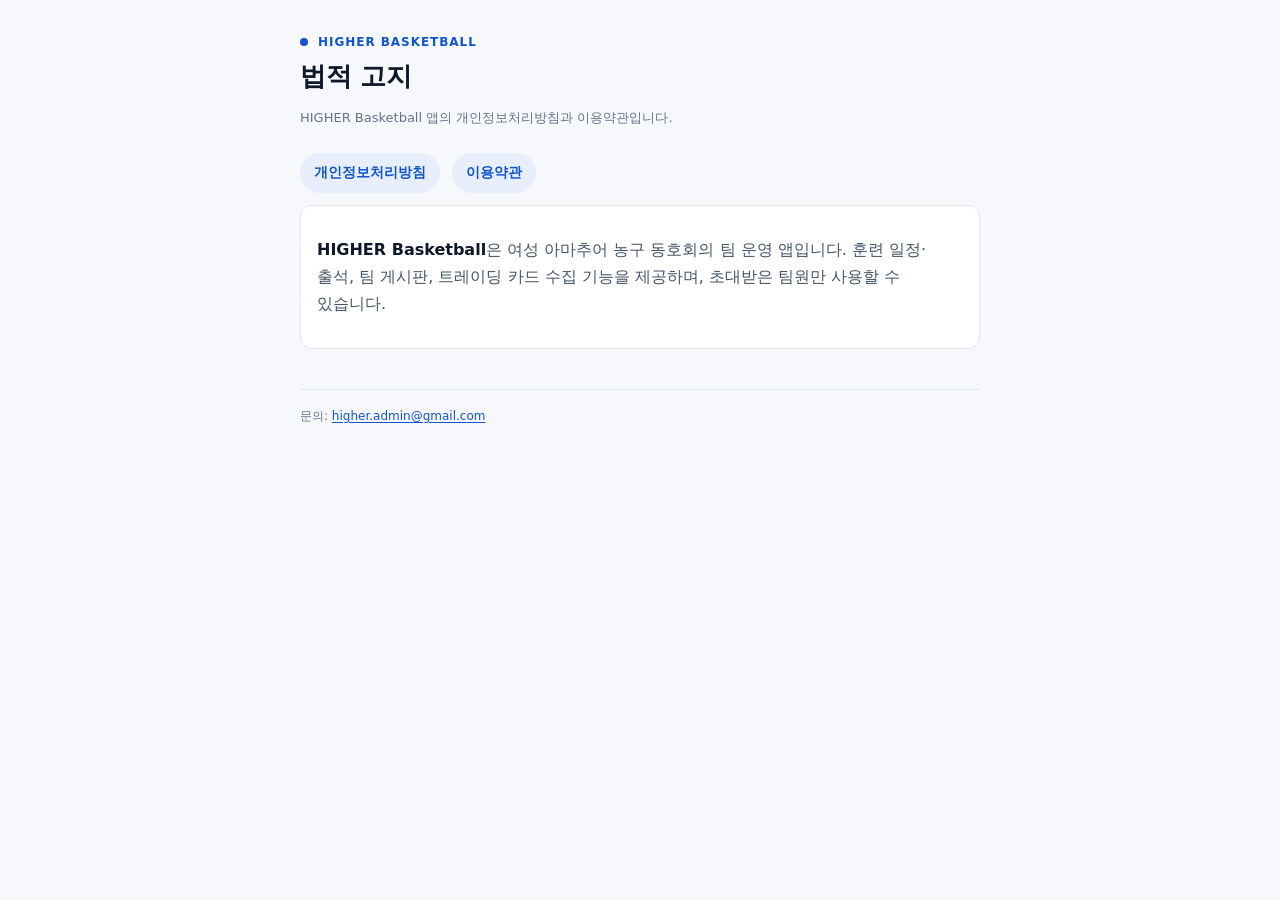
<file: index.html>
<!doctype html>
<html lang="ko">
<head>
  <meta charset="utf-8">
  <meta name="viewport" content="width=device-width, initial-scale=1">
  <title>HIGHER Basketball — 법적 고지</title>
  <link rel="stylesheet" href="./style.css">
</head>
<body>
<main>
  <header class="top"><span class="dot"></span><span class="kicker">HIGHER BASKETBALL</span></header>
  <h1>법적 고지</h1>
  <p class="meta">HIGHER Basketball 앱의 개인정보처리방침과 이용약관입니다.</p>
  <nav class="links">
    <a href="./privacy.html">개인정보처리방침</a>
    <a href="./terms.html">이용약관</a>
  </nav>
  <div class="box">
    <p><strong>HIGHER Basketball</strong>은 여성 아마추어 농구 동호회의 팀 운영 앱입니다. 훈련 일정·출석, 팀 게시판, 트레이딩 카드 수집 기능을 제공하며, 초대받은 팀원만 사용할 수 있습니다.</p>
  </div>
  <footer>문의: <a href="mailto:higher.admin@gmail.com">higher.admin@gmail.com</a></footer>
</main>
</body>
</html>
</file>
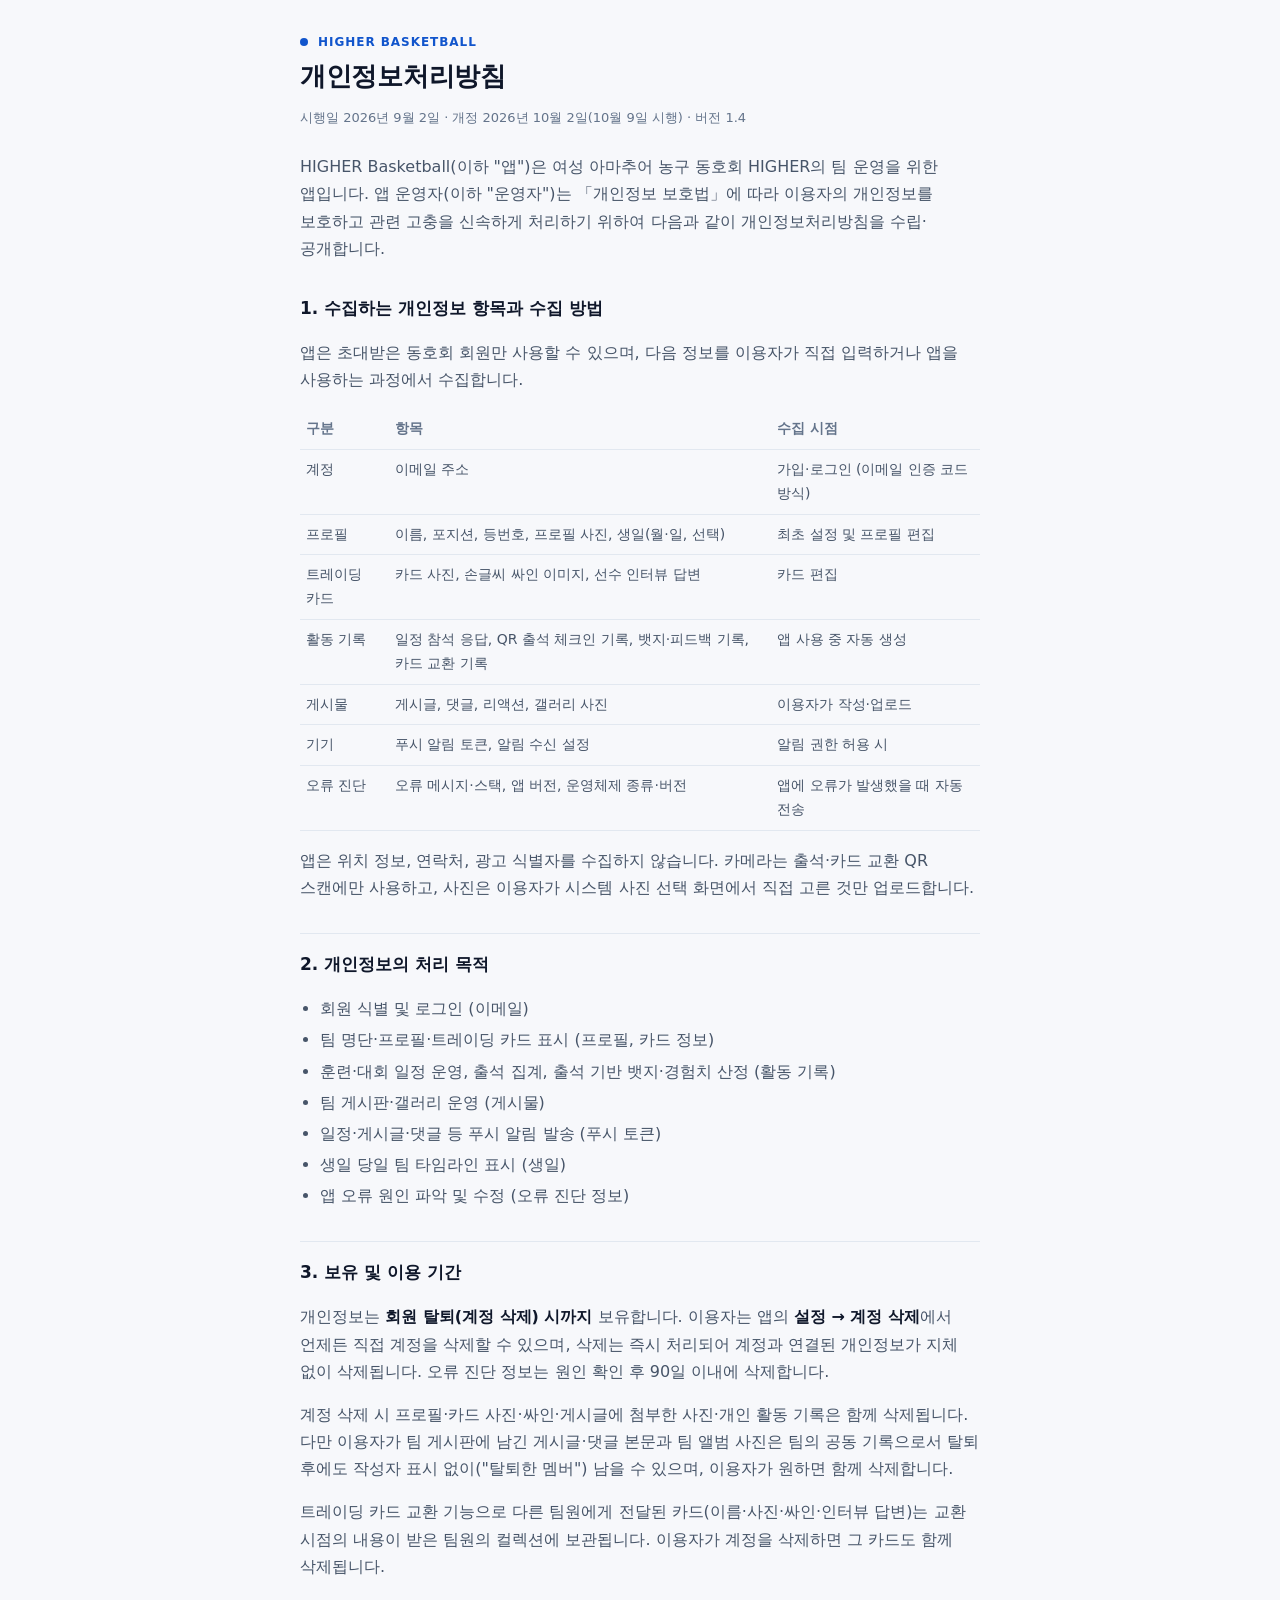
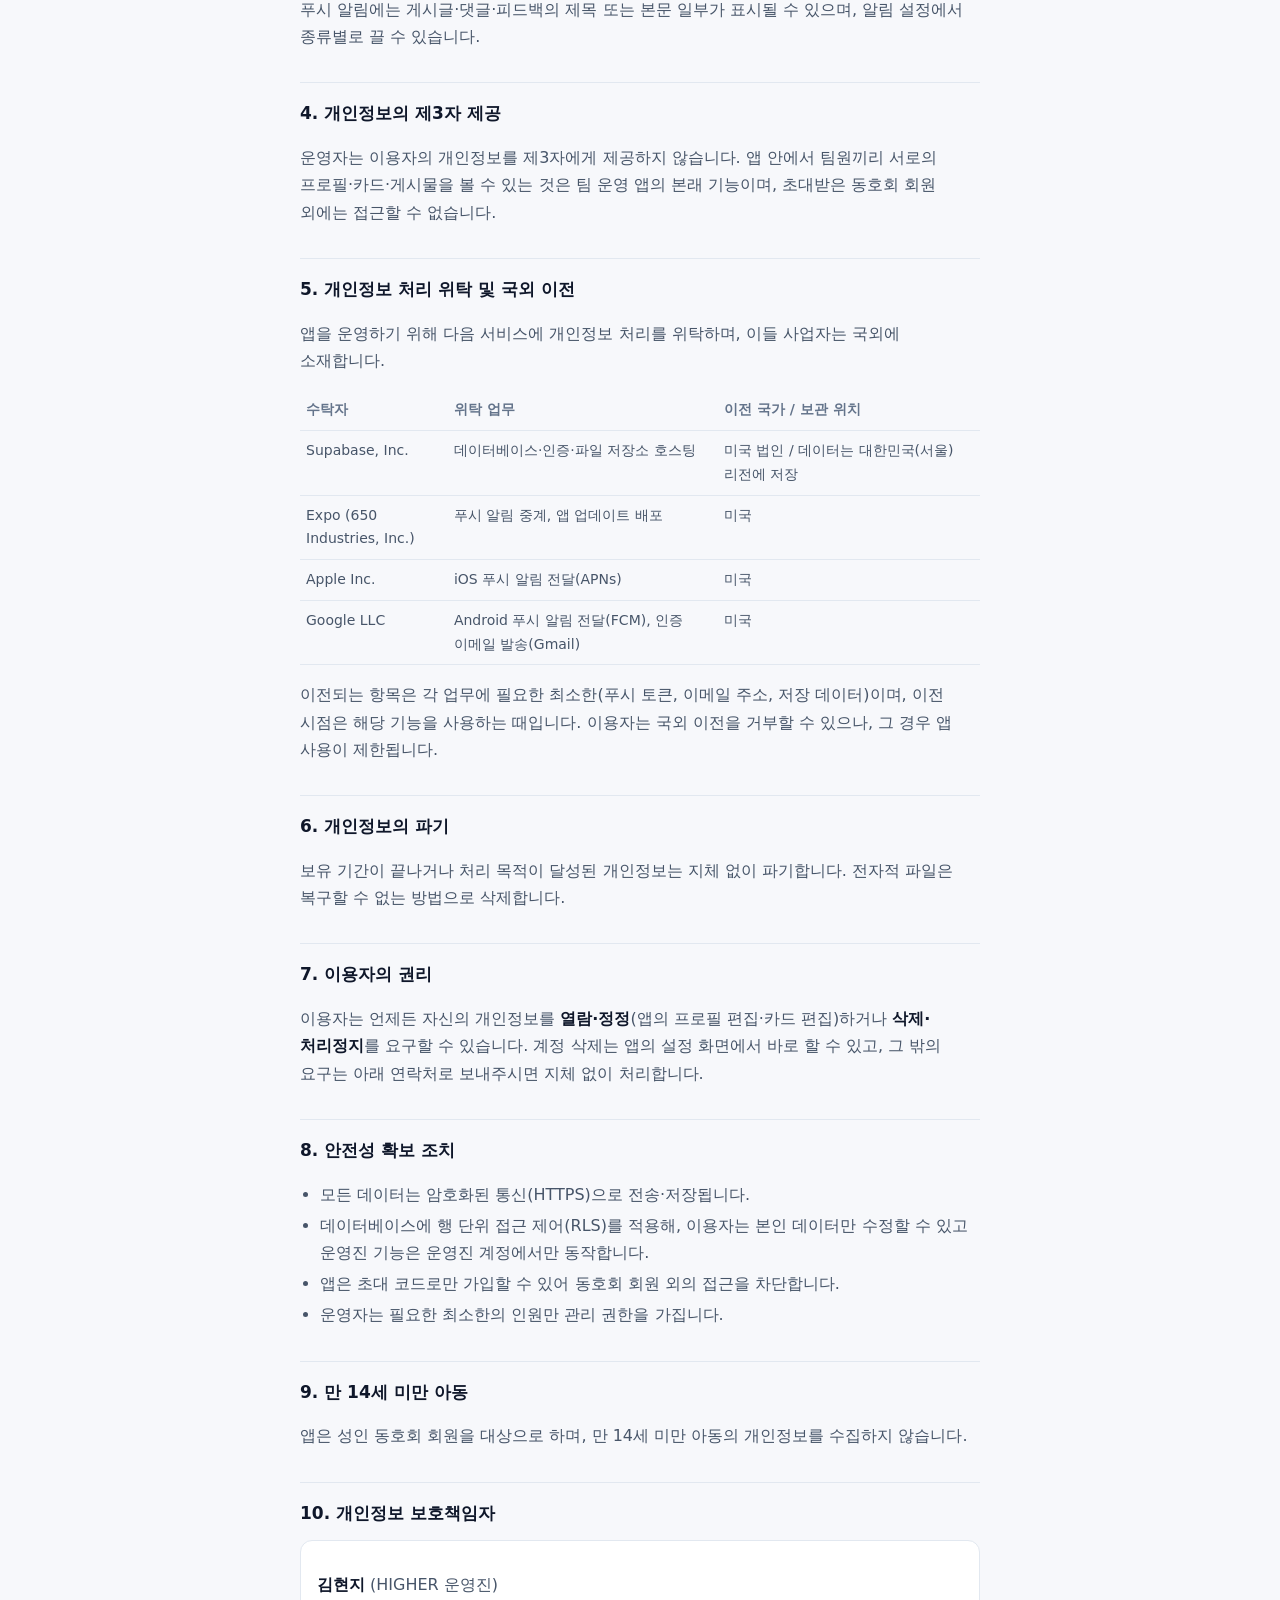
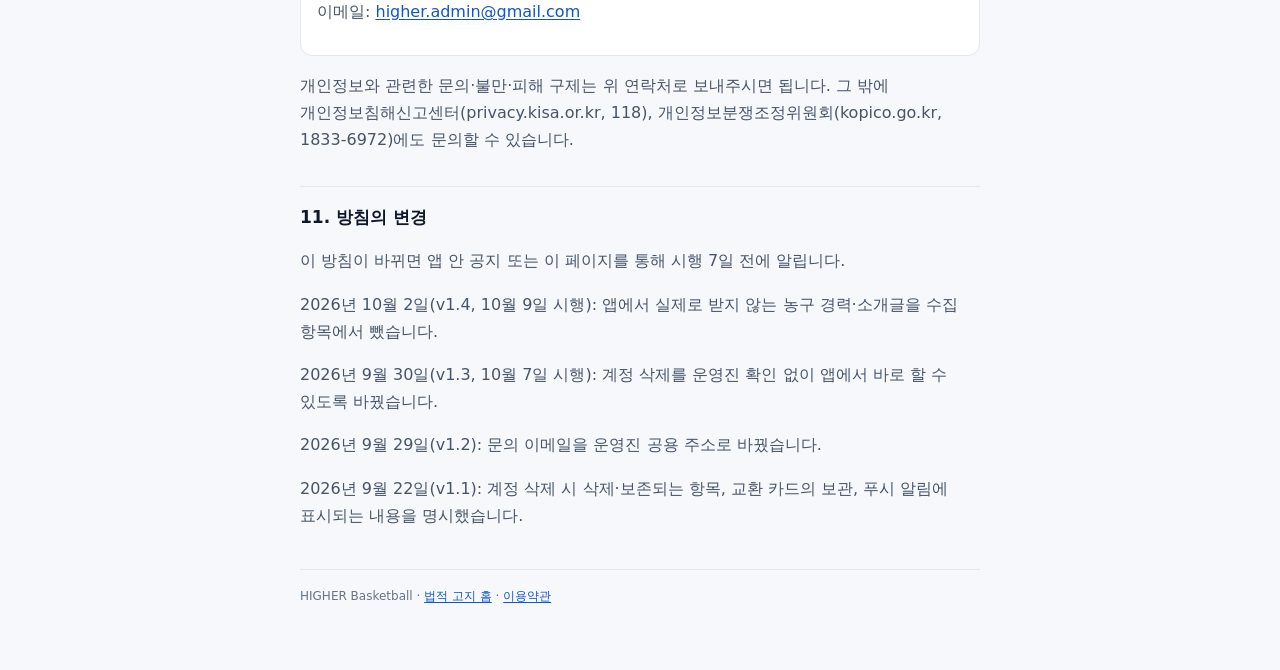
<file: privacy.html>
<!doctype html>
<html lang="ko">
<head>
  <meta charset="utf-8">
  <meta name="viewport" content="width=device-width, initial-scale=1">
  <title>개인정보처리방침 — HIGHER Basketball</title>
  <link rel="stylesheet" href="./style.css">
</head>
<body>
<main>
  <header class="top"><span class="dot"></span><span class="kicker">HIGHER BASKETBALL</span></header>
  <h1>개인정보처리방침</h1>
  <p class="meta">시행일 2026년 9월 2일 · 개정 2026년 10월 2일(10월 9일 시행) · 버전 1.4</p>

  <p>HIGHER Basketball(이하 "앱")은 여성 아마추어 농구 동호회 HIGHER의 팀 운영을 위한 앱입니다. 앱 운영자(이하 "운영자")는 「개인정보 보호법」에 따라 이용자의 개인정보를 보호하고 관련 고충을 신속하게 처리하기 위하여 다음과 같이 개인정보처리방침을 수립·공개합니다.</p>

  <h2>1. 수집하는 개인정보 항목과 수집 방법</h2>
  <p>앱은 초대받은 동호회 회원만 사용할 수 있으며, 다음 정보를 이용자가 직접 입력하거나 앱을 사용하는 과정에서 수집합니다.</p>
  <table>
    <tr><th>구분</th><th>항목</th><th>수집 시점</th></tr>
    <tr><td>계정</td><td>이메일 주소</td><td>가입·로그인 (이메일 인증 코드 방식)</td></tr>
    <tr><td>프로필</td><td>이름, 포지션, 등번호, 프로필 사진, 생일(월·일, 선택)</td><td>최초 설정 및 프로필 편집</td></tr>
    <tr><td>트레이딩 카드</td><td>카드 사진, 손글씨 싸인 이미지, 선수 인터뷰 답변</td><td>카드 편집</td></tr>
    <tr><td>활동 기록</td><td>일정 참석 응답, QR 출석 체크인 기록, 뱃지·피드백 기록, 카드 교환 기록</td><td>앱 사용 중 자동 생성</td></tr>
    <tr><td>게시물</td><td>게시글, 댓글, 리액션, 갤러리 사진</td><td>이용자가 작성·업로드</td></tr>
    <tr><td>기기</td><td>푸시 알림 토큰, 알림 수신 설정</td><td>알림 권한 허용 시</td></tr>
    <tr><td>오류 진단</td><td>오류 메시지·스택, 앱 버전, 운영체제 종류·버전</td><td>앱에 오류가 발생했을 때 자동 전송</td></tr>
  </table>
  <p>앱은 위치 정보, 연락처, 광고 식별자를 수집하지 않습니다. 카메라는 출석·카드 교환 QR 스캔에만 사용하고, 사진은 이용자가 시스템 사진 선택 화면에서 직접 고른 것만 업로드합니다.</p>

  <h2>2. 개인정보의 처리 목적</h2>
  <ul>
    <li>회원 식별 및 로그인 (이메일)</li>
    <li>팀 명단·프로필·트레이딩 카드 표시 (프로필, 카드 정보)</li>
    <li>훈련·대회 일정 운영, 출석 집계, 출석 기반 뱃지·경험치 산정 (활동 기록)</li>
    <li>팀 게시판·갤러리 운영 (게시물)</li>
    <li>일정·게시글·댓글 등 푸시 알림 발송 (푸시 토큰)</li>
    <li>생일 당일 팀 타임라인 표시 (생일)</li>
    <li>앱 오류 원인 파악 및 수정 (오류 진단 정보)</li>
  </ul>

  <h2>3. 보유 및 이용 기간</h2>
  <p>개인정보는 <strong>회원 탈퇴(계정 삭제) 시까지</strong> 보유합니다. 이용자는 앱의 <strong>설정 → 계정 삭제</strong>에서 언제든 직접 계정을 삭제할 수 있으며, 삭제는 즉시 처리되어 계정과 연결된 개인정보가 지체 없이 삭제됩니다. 오류 진단 정보는 원인 확인 후 90일 이내에 삭제합니다.</p>
  <p>계정 삭제 시 프로필·카드 사진·싸인·게시글에 첨부한 사진·개인 활동 기록은 함께 삭제됩니다. 다만 이용자가 팀 게시판에 남긴 게시글·댓글 본문과 팀 앨범 사진은 팀의 공동 기록으로서 탈퇴 후에도 작성자 표시 없이("탈퇴한 멤버") 남을 수 있으며, 이용자가 원하면 함께 삭제합니다.</p>
  <p>트레이딩 카드 교환 기능으로 다른 팀원에게 전달된 카드(이름·사진·싸인·인터뷰 답변)는 교환 시점의 내용이 받은 팀원의 컬렉션에 보관됩니다. 이용자가 계정을 삭제하면 그 카드도 함께 삭제됩니다.</p>
  <p>푸시 알림에는 게시글·댓글·피드백의 제목 또는 본문 일부가 표시될 수 있으며, 알림 설정에서 종류별로 끌 수 있습니다.</p>

  <h2>4. 개인정보의 제3자 제공</h2>
  <p>운영자는 이용자의 개인정보를 제3자에게 제공하지 않습니다. 앱 안에서 팀원끼리 서로의 프로필·카드·게시물을 볼 수 있는 것은 팀 운영 앱의 본래 기능이며, 초대받은 동호회 회원 외에는 접근할 수 없습니다.</p>

  <h2>5. 개인정보 처리 위탁 및 국외 이전</h2>
  <p>앱을 운영하기 위해 다음 서비스에 개인정보 처리를 위탁하며, 이들 사업자는 국외에 소재합니다.</p>
  <table>
    <tr><th>수탁자</th><th>위탁 업무</th><th>이전 국가 / 보관 위치</th></tr>
    <tr><td>Supabase, Inc.</td><td>데이터베이스·인증·파일 저장소 호스팅</td><td>미국 법인 / 데이터는 대한민국(서울) 리전에 저장</td></tr>
    <tr><td>Expo (650 Industries, Inc.)</td><td>푸시 알림 중계, 앱 업데이트 배포</td><td>미국</td></tr>
    <tr><td>Apple Inc.</td><td>iOS 푸시 알림 전달(APNs)</td><td>미국</td></tr>
    <tr><td>Google LLC</td><td>Android 푸시 알림 전달(FCM), 인증 이메일 발송(Gmail)</td><td>미국</td></tr>
  </table>
  <p>이전되는 항목은 각 업무에 필요한 최소한(푸시 토큰, 이메일 주소, 저장 데이터)이며, 이전 시점은 해당 기능을 사용하는 때입니다. 이용자는 국외 이전을 거부할 수 있으나, 그 경우 앱 사용이 제한됩니다.</p>

  <h2>6. 개인정보의 파기</h2>
  <p>보유 기간이 끝나거나 처리 목적이 달성된 개인정보는 지체 없이 파기합니다. 전자적 파일은 복구할 수 없는 방법으로 삭제합니다.</p>

  <h2>7. 이용자의 권리</h2>
  <p>이용자는 언제든 자신의 개인정보를 <strong>열람·정정</strong>(앱의 프로필 편집·카드 편집)하거나 <strong>삭제·처리정지</strong>를 요구할 수 있습니다. 계정 삭제는 앱의 설정 화면에서 바로 할 수 있고, 그 밖의 요구는 아래 연락처로 보내주시면 지체 없이 처리합니다.</p>

  <h2>8. 안전성 확보 조치</h2>
  <ul>
    <li>모든 데이터는 암호화된 통신(HTTPS)으로 전송·저장됩니다.</li>
    <li>데이터베이스에 행 단위 접근 제어(RLS)를 적용해, 이용자는 본인 데이터만 수정할 수 있고 운영진 기능은 운영진 계정에서만 동작합니다.</li>
    <li>앱은 초대 코드로만 가입할 수 있어 동호회 회원 외의 접근을 차단합니다.</li>
    <li>운영자는 필요한 최소한의 인원만 관리 권한을 가집니다.</li>
  </ul>

  <h2>9. 만 14세 미만 아동</h2>
  <p>앱은 성인 동호회 회원을 대상으로 하며, 만 14세 미만 아동의 개인정보를 수집하지 않습니다.</p>

  <h2>10. 개인정보 보호책임자</h2>
  <div class="box">
    <p><strong>김현지</strong> (HIGHER 운영진)<br>
    이메일: <a href="mailto:higher.admin@gmail.com">higher.admin@gmail.com</a></p>
  </div>
  <p>개인정보와 관련한 문의·불만·피해 구제는 위 연락처로 보내주시면 됩니다. 그 밖에 개인정보침해신고센터(privacy.kisa.or.kr, 118), 개인정보분쟁조정위원회(kopico.go.kr, 1833-6972)에도 문의할 수 있습니다.</p>

  <h2>11. 방침의 변경</h2>
  <p>이 방침이 바뀌면 앱 안 공지 또는 이 페이지를 통해 시행 7일 전에 알립니다.</p>
  <p>2026년 10월 2일(v1.4, 10월 9일 시행): 앱에서 실제로 받지 않는 농구 경력·소개글을 수집 항목에서 뺐습니다.</p>
  <p>2026년 9월 30일(v1.3, 10월 7일 시행): 계정 삭제를 운영진 확인 없이 앱에서 바로 할 수 있도록 바꿨습니다.</p>
  <p>2026년 9월 29일(v1.2): 문의 이메일을 운영진 공용 주소로 바꿨습니다.</p>
  <p>2026년 9월 22일(v1.1): 계정 삭제 시 삭제·보존되는 항목, 교환 카드의 보관, 푸시 알림에 표시되는 내용을 명시했습니다.</p>

  <footer>HIGHER Basketball · <a href="./index.html">법적 고지 홈</a> · <a href="./terms.html">이용약관</a></footer>
</main>
</body>
</html>
</file>
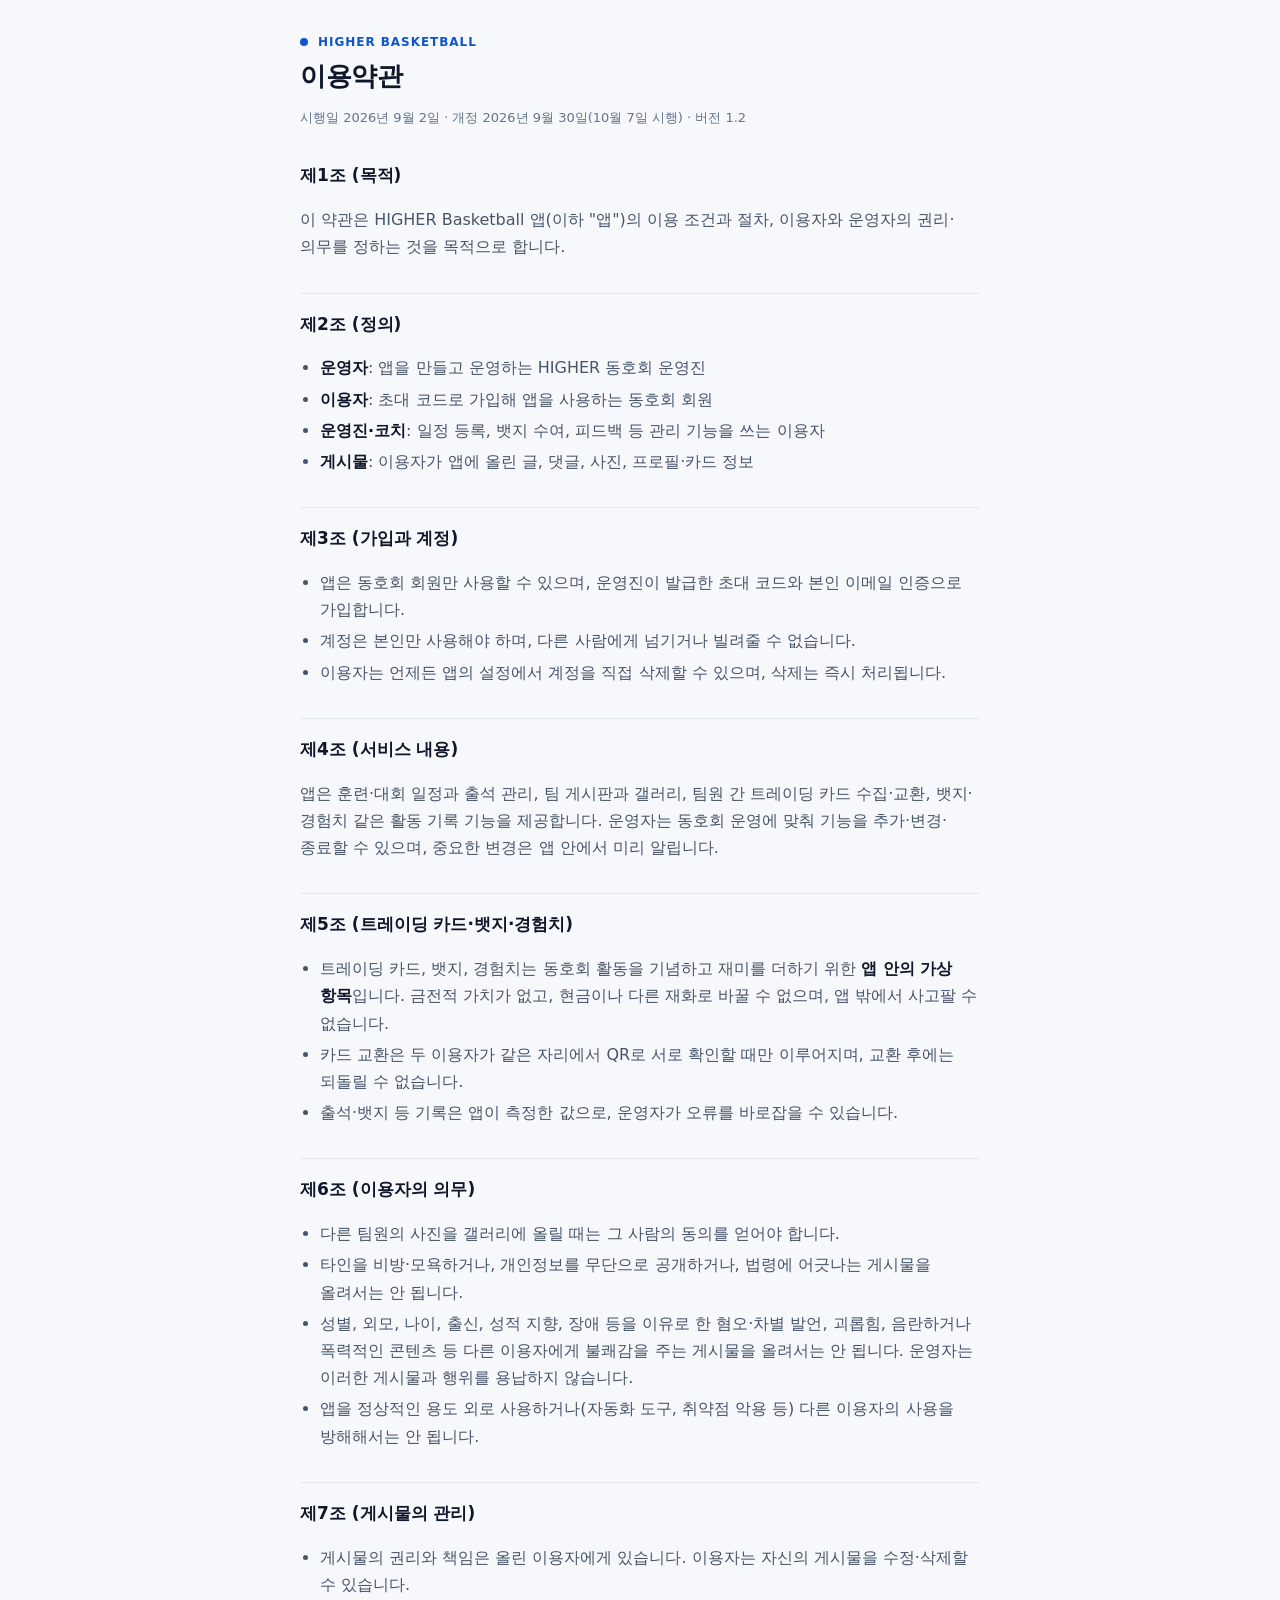
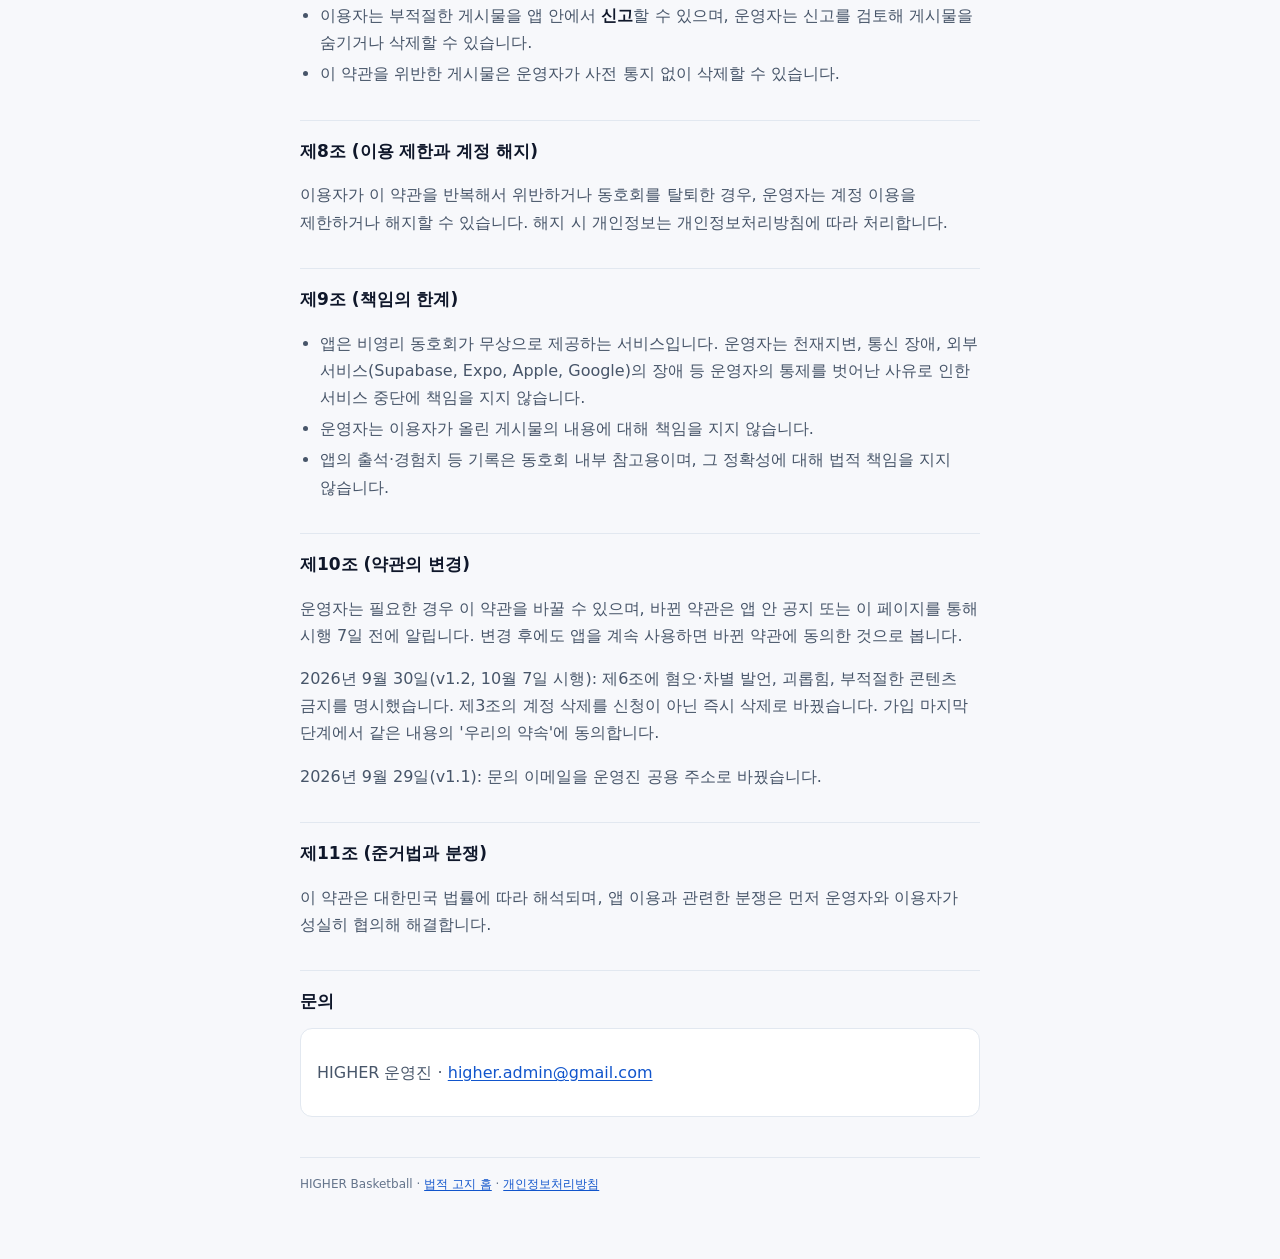
<file: terms.html>
<!doctype html>
<html lang="ko">
<head>
  <meta charset="utf-8">
  <meta name="viewport" content="width=device-width, initial-scale=1">
  <title>이용약관 — HIGHER Basketball</title>
  <link rel="stylesheet" href="./style.css">
</head>
<body>
<main>
  <header class="top"><span class="dot"></span><span class="kicker">HIGHER BASKETBALL</span></header>
  <h1>이용약관</h1>
  <p class="meta">시행일 2026년 9월 2일 · 개정 2026년 9월 30일(10월 7일 시행) · 버전 1.2</p>

  <h2>제1조 (목적)</h2>
  <p>이 약관은 HIGHER Basketball 앱(이하 "앱")의 이용 조건과 절차, 이용자와 운영자의 권리·의무를 정하는 것을 목적으로 합니다.</p>

  <h2>제2조 (정의)</h2>
  <ul>
    <li><strong>운영자</strong>: 앱을 만들고 운영하는 HIGHER 동호회 운영진</li>
    <li><strong>이용자</strong>: 초대 코드로 가입해 앱을 사용하는 동호회 회원</li>
    <li><strong>운영진·코치</strong>: 일정 등록, 뱃지 수여, 피드백 등 관리 기능을 쓰는 이용자</li>
    <li><strong>게시물</strong>: 이용자가 앱에 올린 글, 댓글, 사진, 프로필·카드 정보</li>
  </ul>

  <h2>제3조 (가입과 계정)</h2>
  <ul>
    <li>앱은 동호회 회원만 사용할 수 있으며, 운영진이 발급한 초대 코드와 본인 이메일 인증으로 가입합니다.</li>
    <li>계정은 본인만 사용해야 하며, 다른 사람에게 넘기거나 빌려줄 수 없습니다.</li>
    <li>이용자는 언제든 앱의 설정에서 계정을 직접 삭제할 수 있으며, 삭제는 즉시 처리됩니다.</li>
  </ul>

  <h2>제4조 (서비스 내용)</h2>
  <p>앱은 훈련·대회 일정과 출석 관리, 팀 게시판과 갤러리, 팀원 간 트레이딩 카드 수집·교환, 뱃지·경험치 같은 활동 기록 기능을 제공합니다. 운영자는 동호회 운영에 맞춰 기능을 추가·변경·종료할 수 있으며, 중요한 변경은 앱 안에서 미리 알립니다.</p>

  <h2>제5조 (트레이딩 카드·뱃지·경험치)</h2>
  <ul>
    <li>트레이딩 카드, 뱃지, 경험치는 동호회 활동을 기념하고 재미를 더하기 위한 <strong>앱 안의 가상 항목</strong>입니다. 금전적 가치가 없고, 현금이나 다른 재화로 바꿀 수 없으며, 앱 밖에서 사고팔 수 없습니다.</li>
    <li>카드 교환은 두 이용자가 같은 자리에서 QR로 서로 확인할 때만 이루어지며, 교환 후에는 되돌릴 수 없습니다.</li>
    <li>출석·뱃지 등 기록은 앱이 측정한 값으로, 운영자가 오류를 바로잡을 수 있습니다.</li>
  </ul>

  <h2>제6조 (이용자의 의무)</h2>
  <ul>
    <li>다른 팀원의 사진을 갤러리에 올릴 때는 그 사람의 동의를 얻어야 합니다.</li>
    <li>타인을 비방·모욕하거나, 개인정보를 무단으로 공개하거나, 법령에 어긋나는 게시물을 올려서는 안 됩니다.</li>
    <li>성별, 외모, 나이, 출신, 성적 지향, 장애 등을 이유로 한 혐오·차별 발언, 괴롭힘, 음란하거나 폭력적인 콘텐츠 등 다른 이용자에게 불쾌감을 주는 게시물을 올려서는 안 됩니다. 운영자는 이러한 게시물과 행위를 용납하지 않습니다.</li>
    <li>앱을 정상적인 용도 외로 사용하거나(자동화 도구, 취약점 악용 등) 다른 이용자의 사용을 방해해서는 안 됩니다.</li>
  </ul>

  <h2>제7조 (게시물의 관리)</h2>
  <ul>
    <li>게시물의 권리와 책임은 올린 이용자에게 있습니다. 이용자는 자신의 게시물을 수정·삭제할 수 있습니다.</li>
    <li>이용자는 부적절한 게시물을 앱 안에서 <strong>신고</strong>할 수 있으며, 운영자는 신고를 검토해 게시물을 숨기거나 삭제할 수 있습니다.</li>
    <li>이 약관을 위반한 게시물은 운영자가 사전 통지 없이 삭제할 수 있습니다.</li>
  </ul>

  <h2>제8조 (이용 제한과 계정 해지)</h2>
  <p>이용자가 이 약관을 반복해서 위반하거나 동호회를 탈퇴한 경우, 운영자는 계정 이용을 제한하거나 해지할 수 있습니다. 해지 시 개인정보는 개인정보처리방침에 따라 처리합니다.</p>

  <h2>제9조 (책임의 한계)</h2>
  <ul>
    <li>앱은 비영리 동호회가 무상으로 제공하는 서비스입니다. 운영자는 천재지변, 통신 장애, 외부 서비스(Supabase, Expo, Apple, Google)의 장애 등 운영자의 통제를 벗어난 사유로 인한 서비스 중단에 책임을 지지 않습니다.</li>
    <li>운영자는 이용자가 올린 게시물의 내용에 대해 책임을 지지 않습니다.</li>
    <li>앱의 출석·경험치 등 기록은 동호회 내부 참고용이며, 그 정확성에 대해 법적 책임을 지지 않습니다.</li>
  </ul>

  <h2>제10조 (약관의 변경)</h2>
  <p>운영자는 필요한 경우 이 약관을 바꿀 수 있으며, 바뀐 약관은 앱 안 공지 또는 이 페이지를 통해 시행 7일 전에 알립니다. 변경 후에도 앱을 계속 사용하면 바뀐 약관에 동의한 것으로 봅니다.</p>
  <p>2026년 9월 30일(v1.2, 10월 7일 시행): 제6조에 혐오·차별 발언, 괴롭힘, 부적절한 콘텐츠 금지를 명시했습니다. 제3조의 계정 삭제를 신청이 아닌 즉시 삭제로 바꿨습니다. 가입 마지막 단계에서 같은 내용의 '우리의 약속'에 동의합니다.</p>
  <p>2026년 9월 29일(v1.1): 문의 이메일을 운영진 공용 주소로 바꿨습니다.</p>

  <h2>제11조 (준거법과 분쟁)</h2>
  <p>이 약관은 대한민국 법률에 따라 해석되며, 앱 이용과 관련한 분쟁은 먼저 운영자와 이용자가 성실히 협의해 해결합니다.</p>

  <h2>문의</h2>
  <div class="box">
    <p>HIGHER 운영진 · <a href="mailto:higher.admin@gmail.com">higher.admin@gmail.com</a></p>
  </div>

  <footer>HIGHER Basketball · <a href="./index.html">법적 고지 홈</a> · <a href="./privacy.html">개인정보처리방침</a></footer>
</main>
</body>
</html>
</file>
<file: style.css>
/* HIGHER Basketball — 법적 고지 페이지. 앱 밖(브라우저)이라 앱 디자인 시스템 밖이다.
   폰에서 설정 → 링크로 열리는 페이지라 모바일 가독성이 전부다. */
:root {
  color-scheme: light dark;
  --bg: #f7f8fb;
  --panel: #ffffff;
  --ink: #0f172a;
  --ink2: #475569;
  --ink3: #64748b;
  --line: #e2e8f0;
  --accent: #1155cc;
  --accent-soft: #e8eefc;
}
@media (prefers-color-scheme: dark) {
  :root {
    --bg: #06122e;
    --panel: #0d1b3d;
    --ink: #eef2ff;
    --ink2: #b6c2e2;
    --ink3: #8593b8;
    --line: #1c2c55;
    --accent: #6f9bff;
    --accent-soft: #14264f;
  }
}
* { box-sizing: border-box; }
html { -webkit-text-size-adjust: 100%; }
body {
  margin: 0;
  background: var(--bg);
  color: var(--ink);
  font-family: -apple-system, BlinkMacSystemFont, "Apple SD Gothic Neo", "Pretendard", "Noto Sans KR", system-ui, sans-serif;
  font-size: 16px;
  line-height: 1.7;
  word-break: keep-all;
  overflow-wrap: anywhere;
}
main { max-width: 720px; margin: 0 auto; padding: 32px 20px 64px; }
header.top { display: flex; align-items: center; gap: 10px; margin-bottom: 8px; }
header.top .dot { width: 8px; height: 8px; border-radius: 999px; background: var(--accent); }
header.top .kicker { font-size: 12px; letter-spacing: .08em; color: var(--accent); font-weight: 600; }
h1 { font-size: 26px; line-height: 1.3; margin: 8px 0 4px; letter-spacing: -0.01em; }
.meta { color: var(--ink3); font-size: 13px; margin-bottom: 24px; }
h2 { font-size: 17px; margin: 32px 0 8px; padding-top: 16px; border-top: 1px solid var(--line); }
h2:first-of-type { border-top: 0; padding-top: 0; }
p, li { color: var(--ink2); }
ul, ol { padding-left: 20px; }
li { margin: 4px 0; }
strong { color: var(--ink); font-weight: 600; }
table { width: 100%; border-collapse: collapse; font-size: 14px; margin: 8px 0; }
th, td { text-align: left; padding: 8px 6px; border-bottom: 1px solid var(--line); vertical-align: top; }
th { color: var(--ink3); font-weight: 600; white-space: nowrap; }
td { color: var(--ink2); }
.box { background: var(--panel); border: 1px solid var(--line); border-radius: 12px; padding: 14px 16px; margin: 12px 0; }
a { color: var(--accent); text-decoration: underline; text-underline-offset: 2px; }
nav.links { display: flex; gap: 12px; flex-wrap: wrap; margin-top: 12px; }
nav.links a { background: var(--accent-soft); border-radius: 999px; padding: 8px 14px; text-decoration: none; font-weight: 600; font-size: 14px; }
footer { margin-top: 40px; color: var(--ink3); font-size: 12px; border-top: 1px solid var(--line); padding-top: 16px; }
</file>
